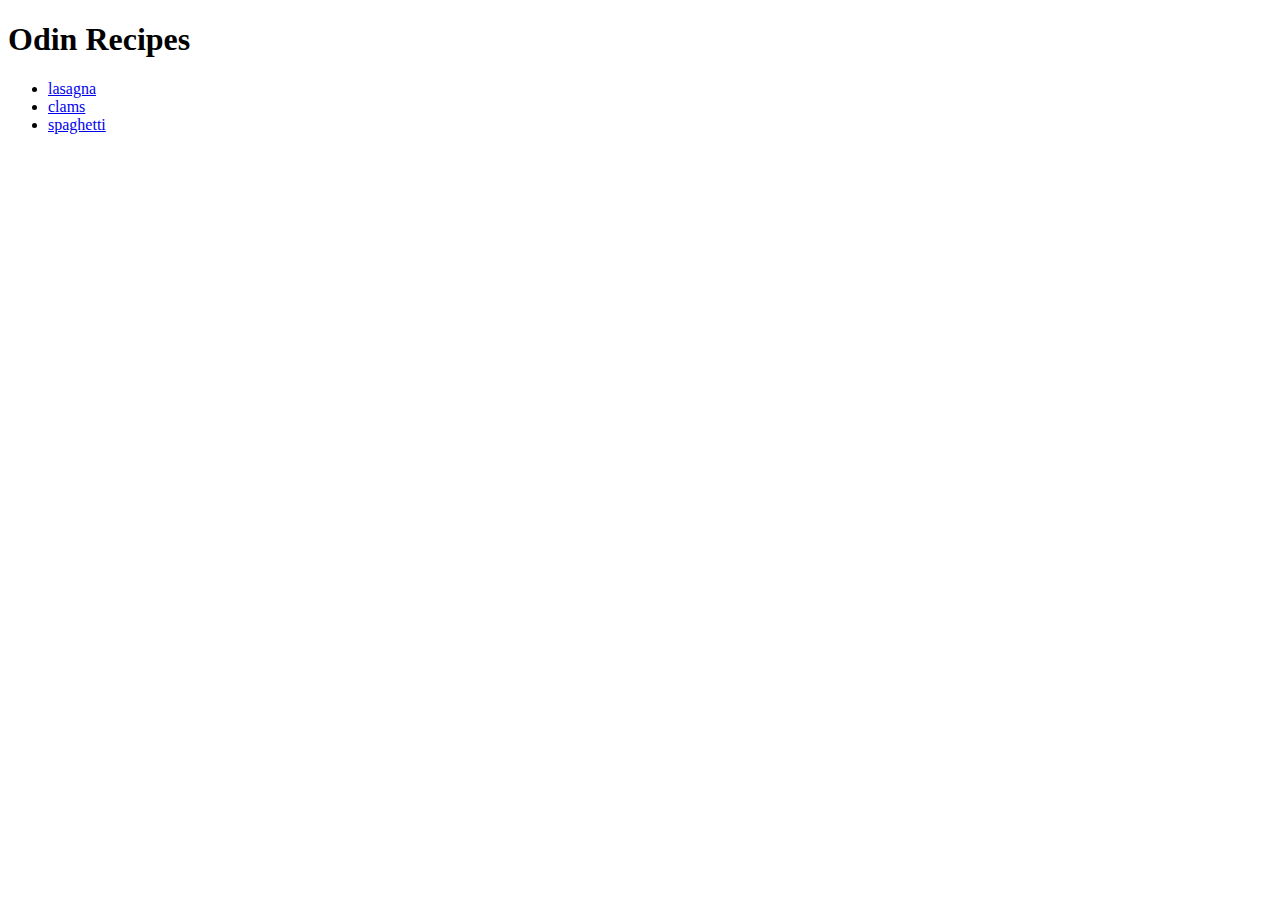
<file: index.html>
<!DOCTYPE html>
<html>
    <head>
        <meta charset="utf-8">
        <title>Recipes</title>
    </head>
    <body>
        <h1>Odin Recipes</h1>
        <ul>
            <li><a href="recipes/lasagna.html">lasagna</a></li>
            <li><a href="recipes/clams.html">clams</a></li>
            <li><a href="recipes/spaghetti.html">spaghetti</a></li>
    </ul>
    </body>
</html>
</file>
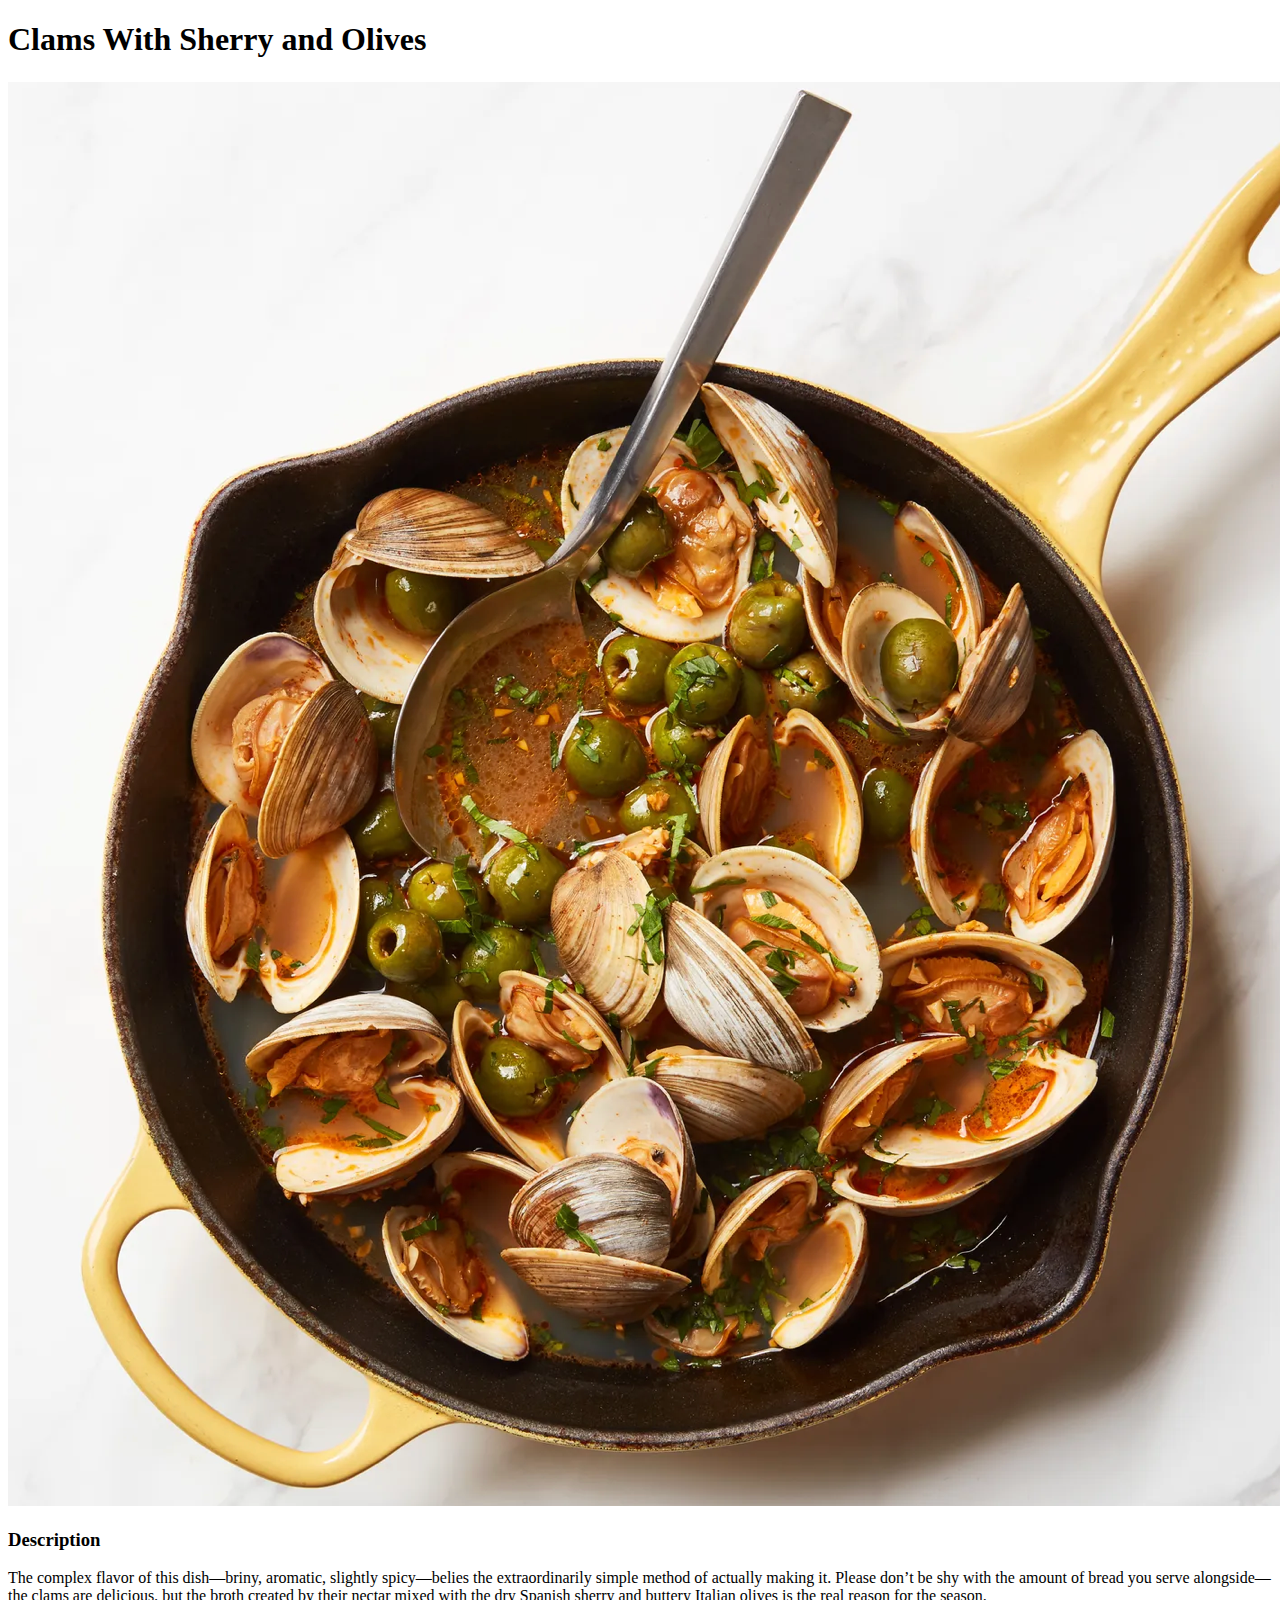
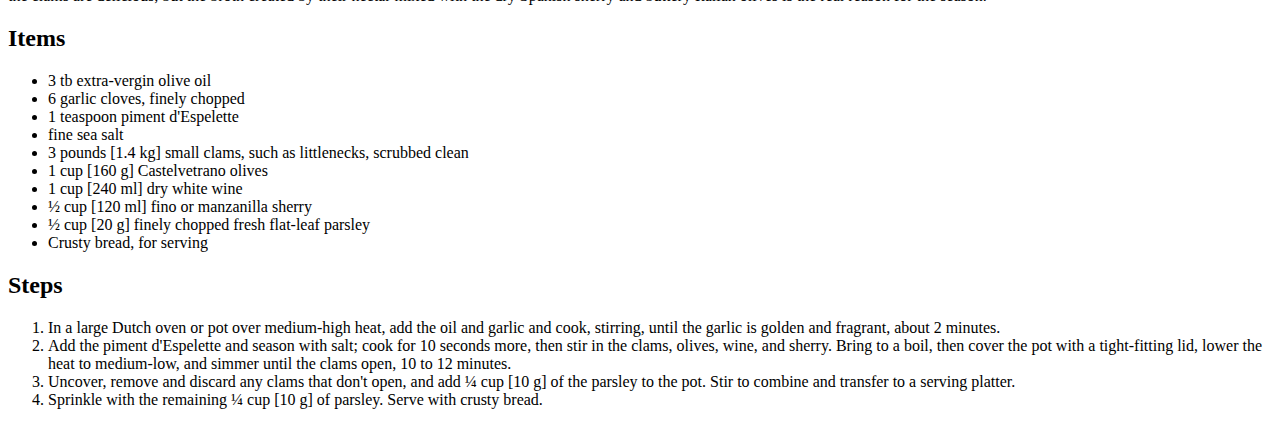
<file: recipes/clams.html>
<!DOCTYPE html>
<html>
    <head>
        <meta charset="utf-8">
        <title>Pop culture recipes!</title>
    </head>
    <body>
        <h1>Clams With Sherry and Olives</h1>
        <img src="clams.jpg" alt="Lasagna">
        <h3>Description</h3>
        <p>The complex flavor of this dish—briny, aromatic, slightly spicy—belies the extraordinarily simple method of actually making it. Please don’t be shy with the amount of bread you serve alongside—the clams are delicious, but the broth created by their nectar mixed with the dry Spanish sherry and buttery Italian olives is the real reason for the season.</p>
        
        <h2>Items</h2>
        <ul>
            <li>3 tb extra-vergin olive oil</li>
            <li>6 garlic cloves, finely chopped</li>
            <li>1 teaspoon piment d'Espelette</li>
            <li>fine sea salt</li>
            <li>3 pounds [1.4 kg] small clams, such as littlenecks, scrubbed clean</li>
            <li>1 cup [160 g] Castelvetrano olives</li>
            <li>1 cup [240 ml] dry white wine</li>
            <li>½ cup [120 ml] fino or manzanilla sherry</li>
            <li>½ cup [20 g] finely chopped fresh flat-leaf parsley</li>
            <li>Crusty bread, for serving</li>
        </ul>
        <h2>Steps</h2>
        <ol>
            <li>In a large Dutch oven or pot over medium-high heat, add the oil and garlic and cook, stirring, until the garlic is golden and fragrant, about 2 minutes.</li>
            <li>Add the piment d'Espelette and season with salt; cook for 10 seconds more, then stir in the clams, olives, wine, and sherry. Bring to a boil, then cover the pot with a tight-fitting lid, lower the heat to medium-low, and simmer until the clams open, 10 to 12 minutes. </li>
            <li>Uncover, remove and discard any clams that don't open, and add ¼ cup [10 g] of the parsley to the pot. Stir to combine and transfer to a serving platter.</li>
            <li>Sprinkle with the remaining ¼ cup [10 g] of parsley. Serve with crusty bread.</li>
        </ol>
        
    </body>
</html>
</file>
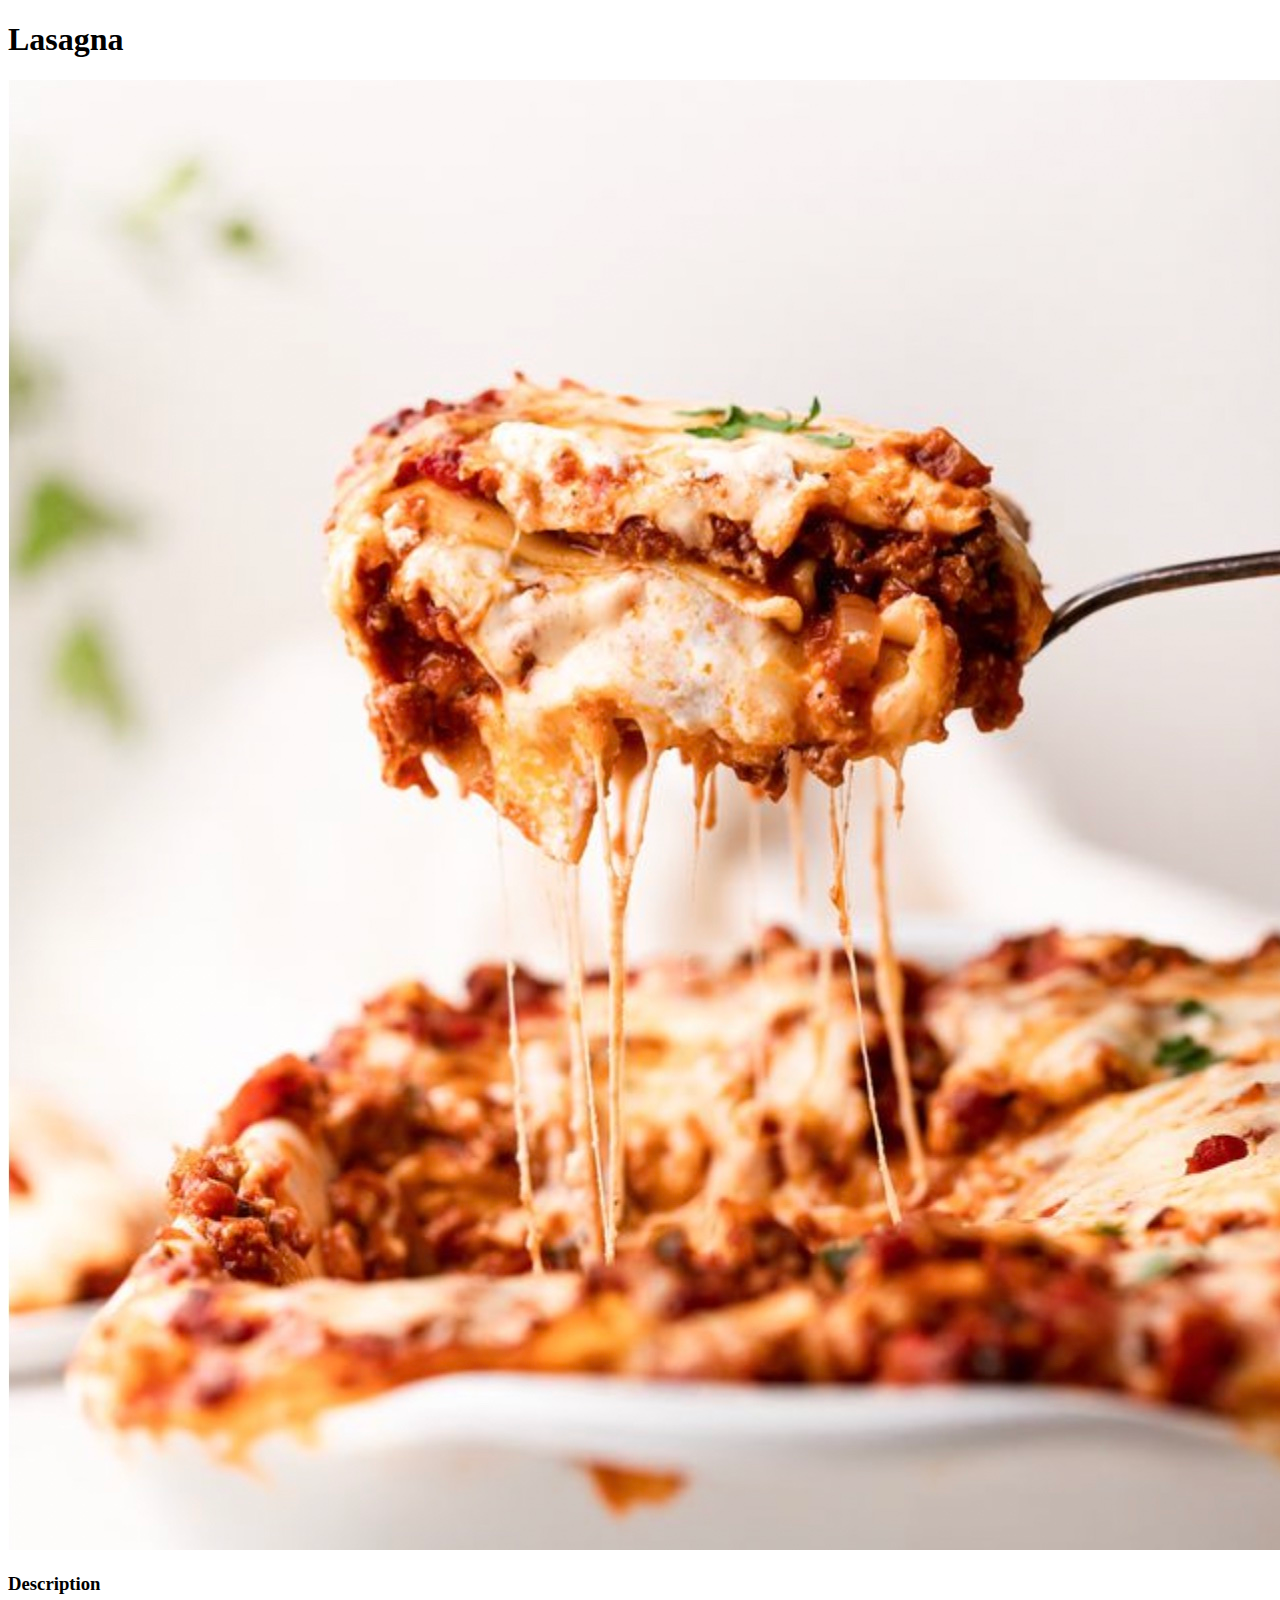
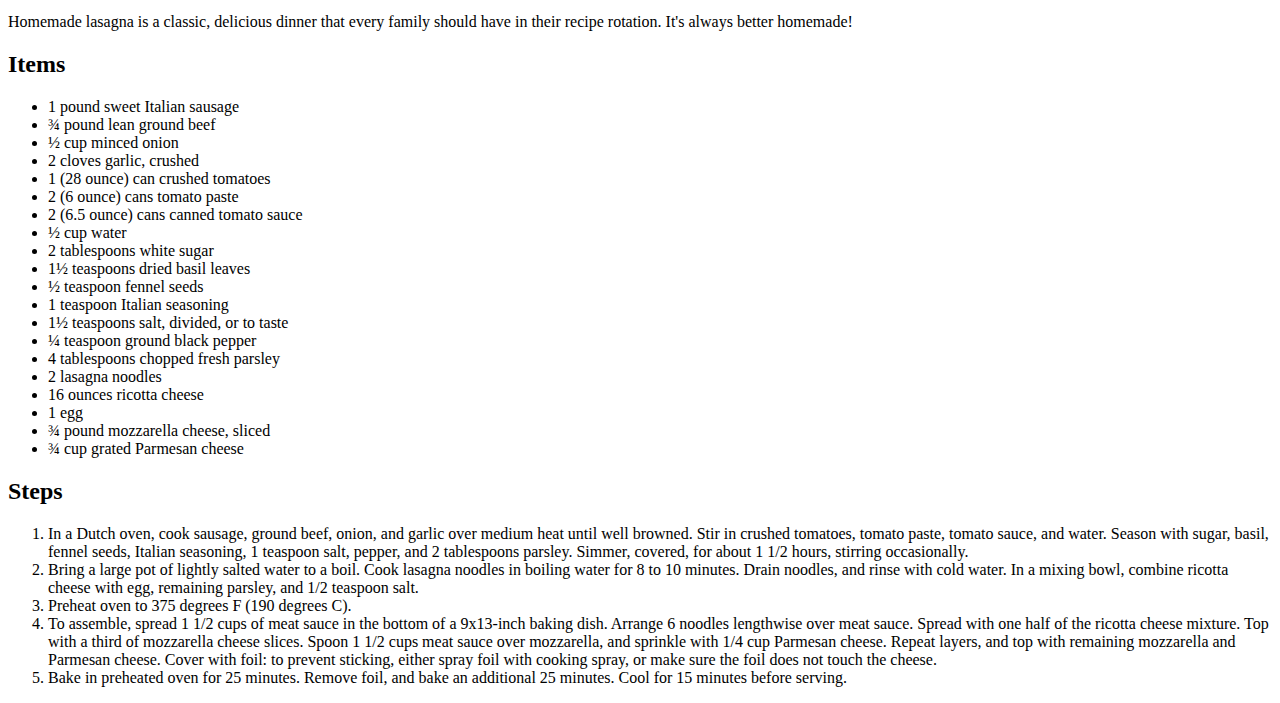
<file: recipes/lasagna.html>
<!DOCTYPE html>
<body>
    <h1>Lasagna</h1>
    <img src="lasagna.jpg" alt="Lasagna">
    <h3>Description</h3>
    <p>Homemade lasagna is a classic, delicious dinner that every family should have in their recipe rotation. It's always better homemade!</p>
   <h2>Items</h2>
    <ul>
        <li>1 pound sweet Italian sausage</li>
        <li>¾ pound lean ground beef</li>
        <li>½ cup minced onion</li>
        <li>2 cloves garlic, crushed</li>
        <li>1 (28 ounce) can crushed tomatoes</li>
        <li>2 (6 ounce) cans tomato paste</li>
        <li>2 (6.5 ounce) cans canned tomato sauce</li>
        <li>½ cup water</li>
        <li>2 tablespoons white sugar</li>
        <li>1½ teaspoons dried basil leaves</li>
        <li>½ teaspoon fennel seeds</li>
        <li>1 teaspoon Italian seasoning</li>
        <li>1½ teaspoons salt, divided, or to taste</li>
        <li>¼ teaspoon ground black pepper</li>
        <li>4 tablespoons chopped fresh parsley</li>
        <li>2 lasagna noodles</li>
        <li>16 ounces ricotta cheese</li>
        <li>1 egg</li>
        <li>¾ pound mozzarella cheese, sliced</li>
        <li>¾ cup grated Parmesan cheese</li>
    </ul>
    <h2>Steps</h2>
    <ol>
        <li>In a Dutch oven, cook sausage, ground beef, onion, and garlic over medium heat until well browned. Stir in crushed tomatoes, tomato paste, tomato sauce, and water. Season with sugar, basil, fennel seeds, Italian seasoning, 1 teaspoon salt, pepper, and 2 tablespoons parsley. Simmer, covered, for about 1 1/2 hours, stirring occasionally.</li>
        <li>Bring a large pot of lightly salted water to a boil. Cook lasagna noodles in boiling water for 8 to 10 minutes. Drain noodles, and rinse with cold water. In a mixing bowl, combine ricotta cheese with egg, remaining parsley, and 1/2 teaspoon salt.</li>
        <li>Preheat oven to 375 degrees F (190 degrees C).</li>
        <li>To assemble, spread 1 1/2 cups of meat sauce in the bottom of a 9x13-inch baking dish. Arrange 6 noodles lengthwise over meat sauce. Spread with one half of the ricotta cheese mixture. Top with a third of mozzarella cheese slices. Spoon 1 1/2 cups meat sauce over mozzarella, and sprinkle with 1/4 cup Parmesan cheese. Repeat layers, and top with remaining mozzarella and Parmesan cheese. Cover with foil: to prevent sticking, either spray foil with cooking spray, or make sure the foil does not touch the cheese.</li>
        <li>Bake in preheated oven for 25 minutes. Remove foil, and bake an additional 25 minutes. Cool for 15 minutes before serving.</li>
    </ol>


</body>
</file>
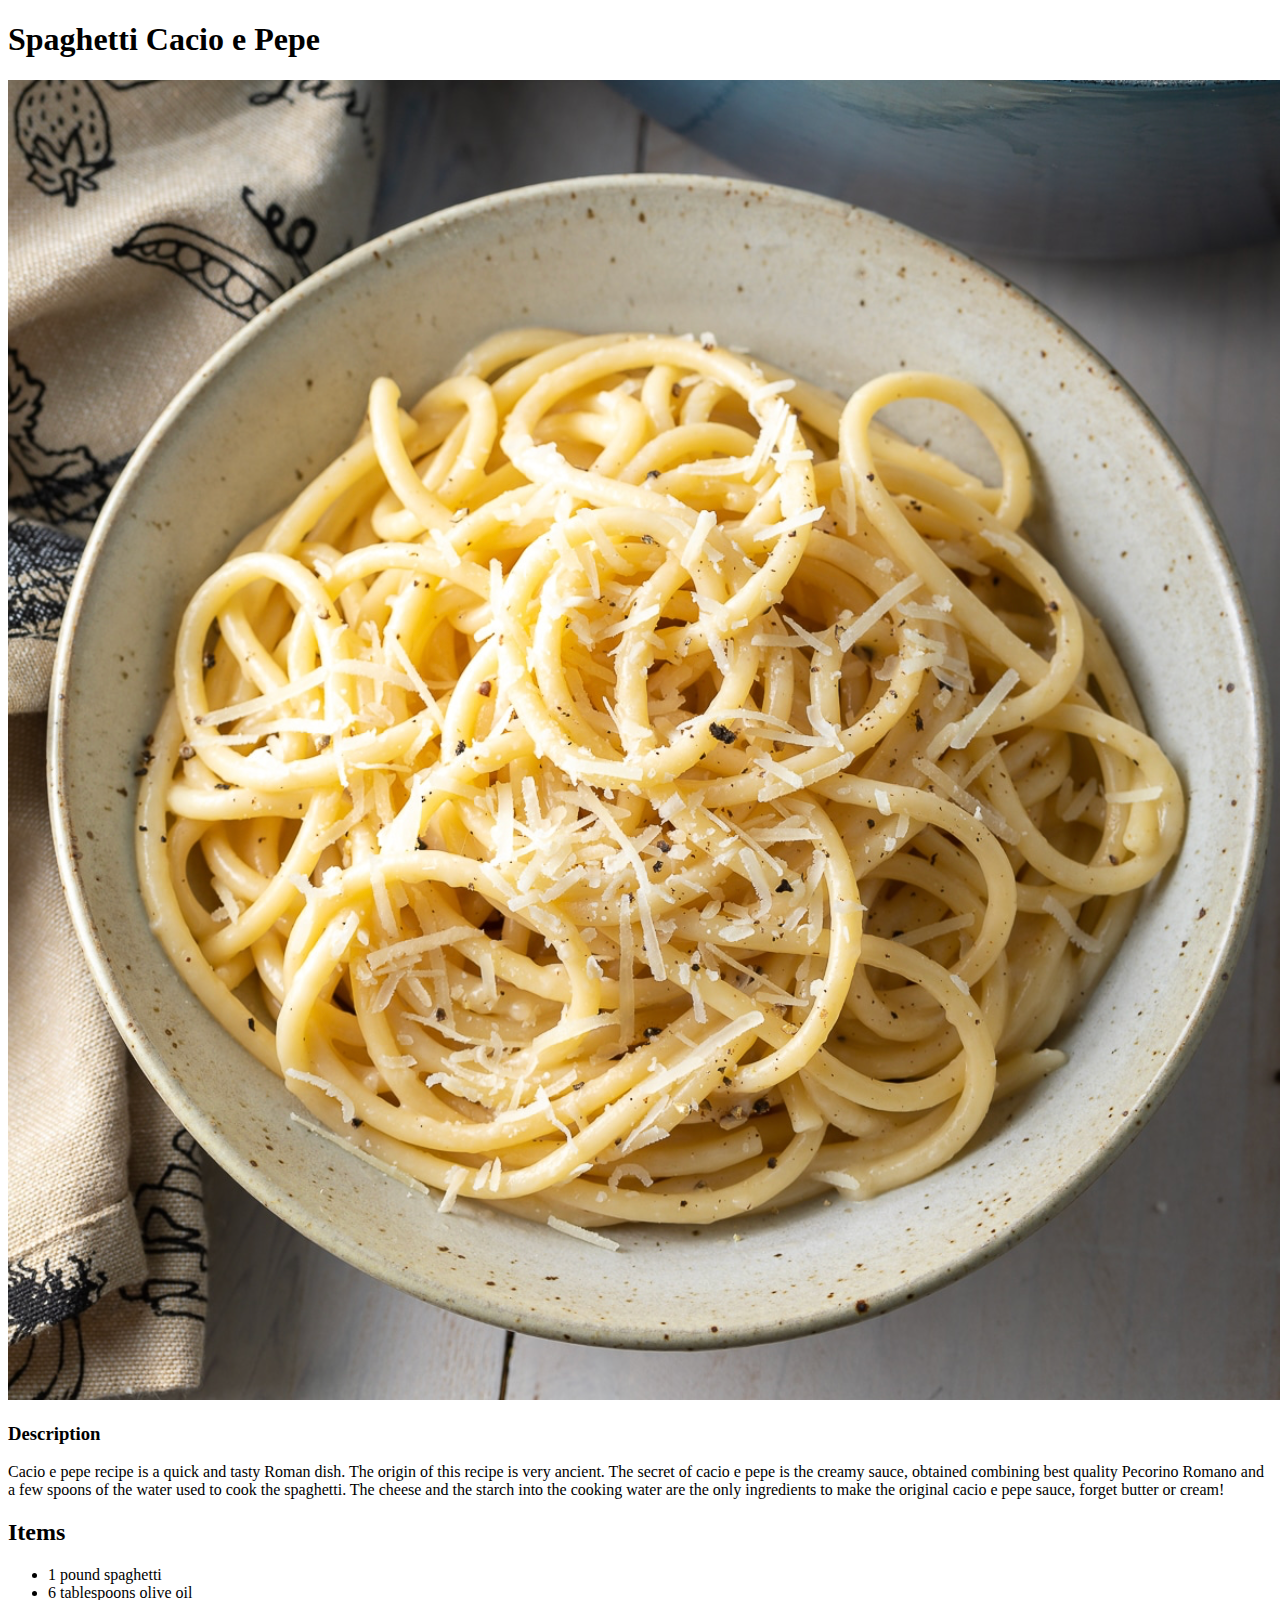
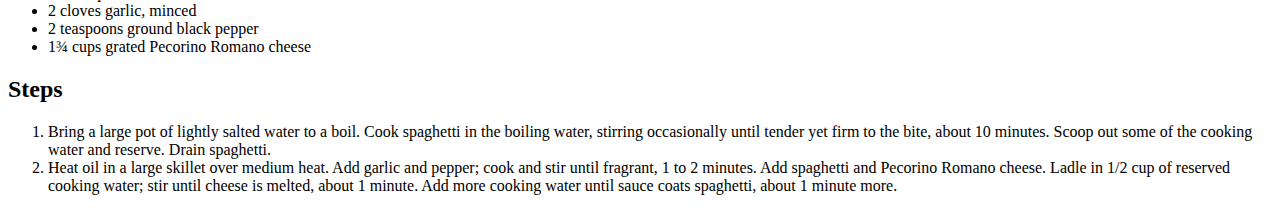
<file: recipes/spaghetti.html>
<!DOCTYPE html>
<html>
    <head>
        <meta charset="utf-8">
        <title>Pop culture recipes!</title>
    </head>
    <body>
        <h1>Spaghetti Cacio e Pepe</h1>

        <img src="spaghetti.jpg" alt="spaghetti">

        <h3>Description</h3>
        <p>Cacio e pepe recipe is a quick and tasty Roman dish. The origin of this recipe is very ancient. The secret of cacio e pepe is the creamy sauce, obtained combining best quality Pecorino Romano and a few spoons of the water used to cook the spaghetti. The cheese and the starch into the cooking water are the only ingredients to make the original cacio e pepe sauce, forget butter or cream!</p>
        
        <h2>Items</h2>
        <ul>
            <li>1 pound spaghetti</li>
            <li>6 tablespoons olive oil</li>
            <li>2 cloves garlic, minced</li>
            <li>2 teaspoons ground black pepper</li>
            <li>1¾ cups grated Pecorino Romano cheese</li>
        </ul>
        <h2>Steps</h2>
        <ol>
            <li>Bring a large pot of lightly salted water to a boil. Cook spaghetti in the boiling water, stirring occasionally until tender yet firm to the bite, about 10 minutes. Scoop out some of the cooking water and reserve. Drain spaghetti.</li>
            <li>Heat oil in a large skillet over medium heat. Add garlic and pepper; cook and stir until fragrant, 1 to 2 minutes. Add spaghetti and Pecorino Romano cheese. Ladle in 1/2 cup of reserved cooking water; stir until cheese is melted, about 1 minute. Add more cooking water until sauce coats spaghetti, about 1 minute more.</li>    
        </ol>
    </body>
</html>
</file>
